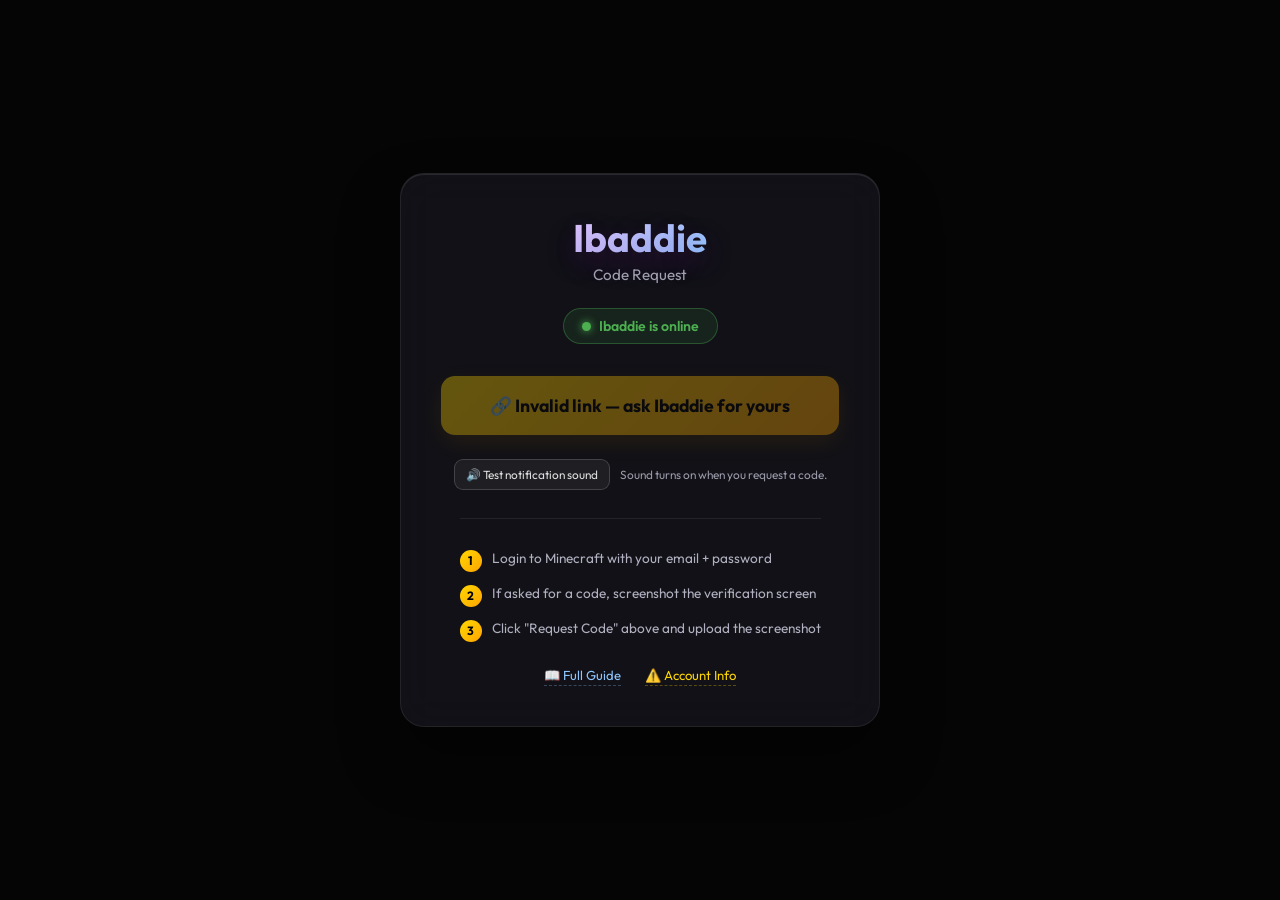
<file: index.html>
<!DOCTYPE html>
<html>
<head>
    <meta charset="UTF-8">
    <title>Ibaddie | Redirecting...</title>
    <script>
        // Redirect old links (?token=xxx) to the new Code Request page
        var url = new URL(window.location.href);
        var token = url.searchParams.get('token') || url.searchParams.get('t');
        if (token) {
            window.location.href = './request.html?token=' + encodeURIComponent(token);
        } else {
            window.location.href = './request.html';
        }
    </script>
</head>
<body style="background:#050505;color:#888;font-family:sans-serif;display:flex;align-items:center;justify-content:center;min-height:100vh;">
    <p>Redirecting...</p>
</body>
</html>
</file>
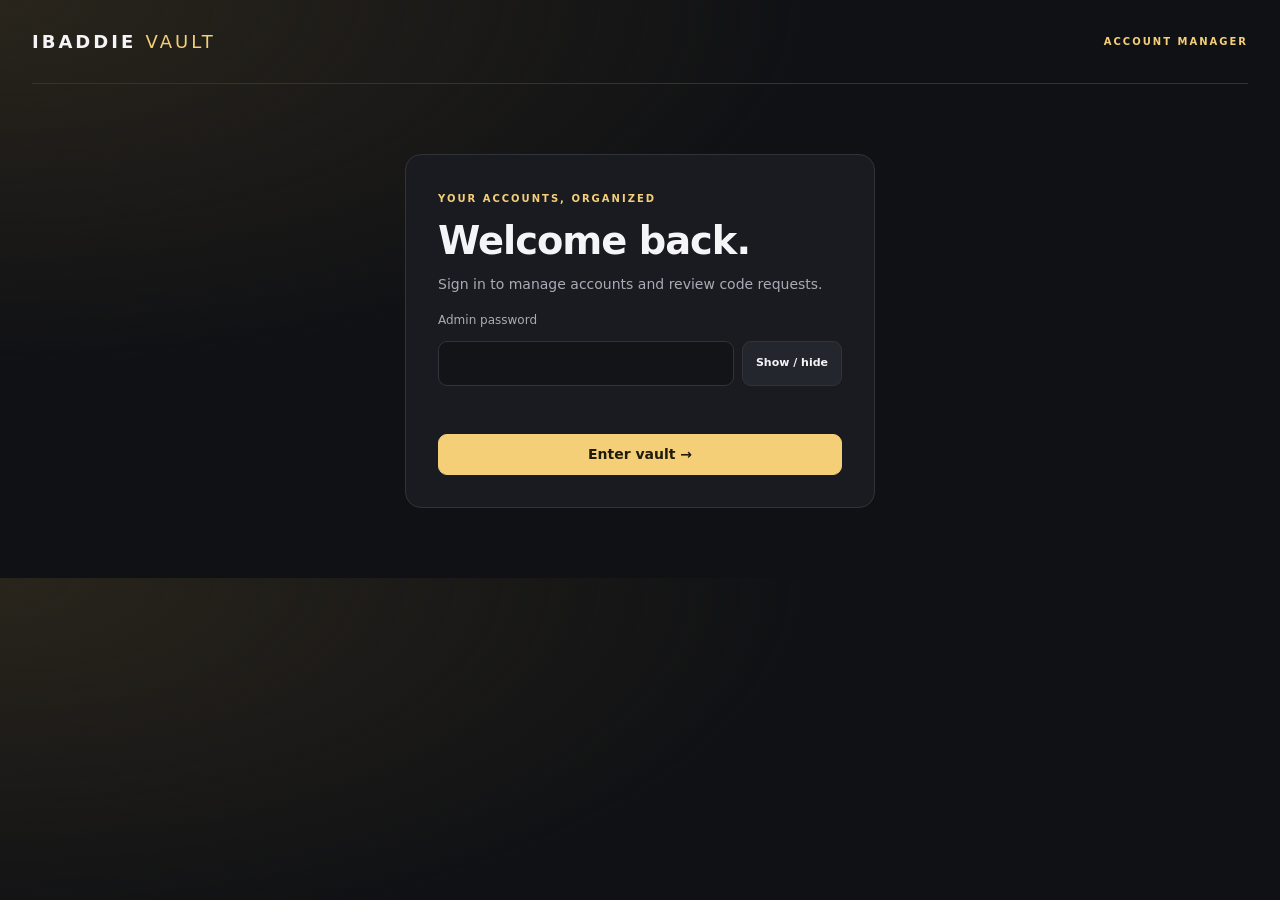
<file: admin.html>
<!DOCTYPE html>
<html lang="en">
<head>
    <meta charset="UTF-8">
    <meta name="viewport" content="width=device-width, initial-scale=1">
    <title>Ibaddie | Account manager</title>
    <link rel="icon" href="./favicon.ico">
    <link rel="stylesheet" href="./css/admin.css?v=4">
</head>
<body>
<main class="shell">
    <header class="brand"><a href="index.html">IBADDIE <span>VAULT</span></a><span class="eyebrow">ACCOUNT MANAGER</span></header>
    <section id="loginSec" class="login-sec active surface">
        <span class="eyebrow">YOUR ACCOUNTS, ORGANIZED</span>
        <h1>Welcome back.</h1><p class="muted">Sign in to manage accounts and review code requests.</p>
        <form class="adm-form" onsubmit="event.preventDefault();login()">
            <label for="pw">Admin password</label>
            <div class="pw-wrap"><input type="password" id="pw" autocomplete="current-password" required><button type="button" onclick="togglePw()" aria-label="Show or hide password">Show / hide</button></div>
            <p id="err" role="alert"></p><button class="primary" type="submit">Enter vault &rarr;</button>
        </form>
    </section>
    <section id="dashSec" class="dash-sec">
        <div class="page-heading"><div><span class="eyebrow">YOUR WORKSPACE</span><h1>Account overview</h1><p class="muted">Every account. Every reuse. All in one place.</p></div><div class="top-actions"><span class="online-badge" id="presenceBadge">Connecting…</span><button onclick="logout()">Log out</button></div></div>
        <p id="msg" class="notice" role="status" aria-live="polite"></p>
        <div class="stats"><div class="surface"><span>Total accounts</span><strong id="totalAccounts">0</strong></div><div class="surface"><span>Accounts reused</span><strong id="reusedAccounts">0</strong></div><div class="surface"><span>Total reuses</span><strong id="totalReuses">0</strong></div></div>
        <section class="panel surface"><div class="section-heading" style="flex-wrap:wrap"><div><span class="eyebrow">REQUIRES ATTENTION</span><h2>Pending code requests <span id="pCount" class="count-badge">0</span></h2></div><div><button id="soundTestBtn" type="button" onclick="testNotificationSound()">Enable / test sound</button><p id="soundStatus" class="muted small" role="status">Sound enables when you sign in on this device.</p></div></div><p id="pendingStatus" class="muted small" role="status"></p><div id="pList"><p class="empty">No pending requests</p></div></section>
        <details class="surface add-panel"><summary>Add an account <span>＋</span></summary><p class="muted">New accounts receive an added date automatically.</p><form class="adm-form add-form" onsubmit="event.preventDefault();addToken()"><label>Buyer email / label<input type="text" id="nUser" placeholder="Buyer email" required></label><label>MS account email<input type="email" id="nMs" placeholder="Microsoft email (optional)"></label><label>TOTP secret<input type="password" id="nSecret" placeholder="Base32 secret" autocomplete="off" required></label><button id="addBtn" class="primary" type="submit">Generate link</button></form></details>
        <section class="surface accounts-panel">
            <div class="section-heading"><div><span class="eyebrow">ACCOUNT DIRECTORY</span><h2>Accounts <span id="accountCount" class="count-badge">0</span></h2></div><button id="refreshBtn" onclick="fetchList()">↻ Refresh</button></div>
            <p class="muted small">Existing accounts start from 7 Sep 2026. Mark reused adds one reuse and resets its age to Today.</p>
            <div class="toolbar"><label class="search"><span class="sr-only">Search buyer or MS email</span><input id="accountSearch" type="search" placeholder="Search buyer or MS email…"></label><label><span class="sr-only">Sort accounts</span><select id="accountSort"><option value="newest">Newest added</option><option value="oldest">Oldest added</option><option value="reused">Recently reused</option><option value="count">Most reused</option></select></label><button id="selectBtn" onclick="toggleSelection()" aria-pressed="false">Select accounts</button></div>
            <div id="selectionBar" class="selection-bar" hidden><span id="selectionCount" aria-live="polite">0 selected</span><button onclick="clearSelection()">Clear selection</button><button id="bulkDeleteBtn" class="danger" onclick="openDelete()" disabled>Delete selected</button></div>
            <p id="listStatus" class="muted small" role="status"></p>
            <div class="tbl-wrap"><table><thead><tr><th class="selection-cell" hidden><input id="selectAll" type="checkbox" aria-label="Select all visible accounts"></th><th>Buyer</th><th>MS email</th><th>Added</th><th>Reuse activity</th><th>Delivery</th><th>Actions</th></tr></thead><tbody id="tbl"><tr><td colspan="7" class="empty">Sign in to load accounts</td></tr></tbody></table></div>
        </section>
        <footer>Dates and day counts use your local timezone.</footer>
    </section>
</main>
<dialog id="deleteDialog" aria-labelledby="deleteTitle"><h2 id="deleteTitle">Delete accounts?</h2><p id="deleteSummary"></p><ul id="deleteList" class="dialog-list"></ul><p class="muted">This permanently removes these accounts and their delivery links. This cannot be undone.</p><div class="dialog-actions"><button id="cancelDeleteBtn" onclick="document.getElementById('deleteDialog').close()" autofocus>Cancel</button><button id="confirmDeleteBtn" class="danger" onclick="confirmDelete()">Delete accounts</button></div></dialog>
<dialog id="historyDialog" aria-labelledby="historyTitle"><h2 id="historyTitle">Reuse history</h2><p id="historyAccount" class="muted"></p><ol id="historyList" class="dialog-list"></ol><div class="dialog-actions"><button onclick="document.getElementById('historyDialog').close()" autofocus>Close</button></div></dialog>
<script src="./js/account-dates.js?v=6.1"></script><script src="./js/admin.js?v=6.1"></script>
</body>
</html>
</file>
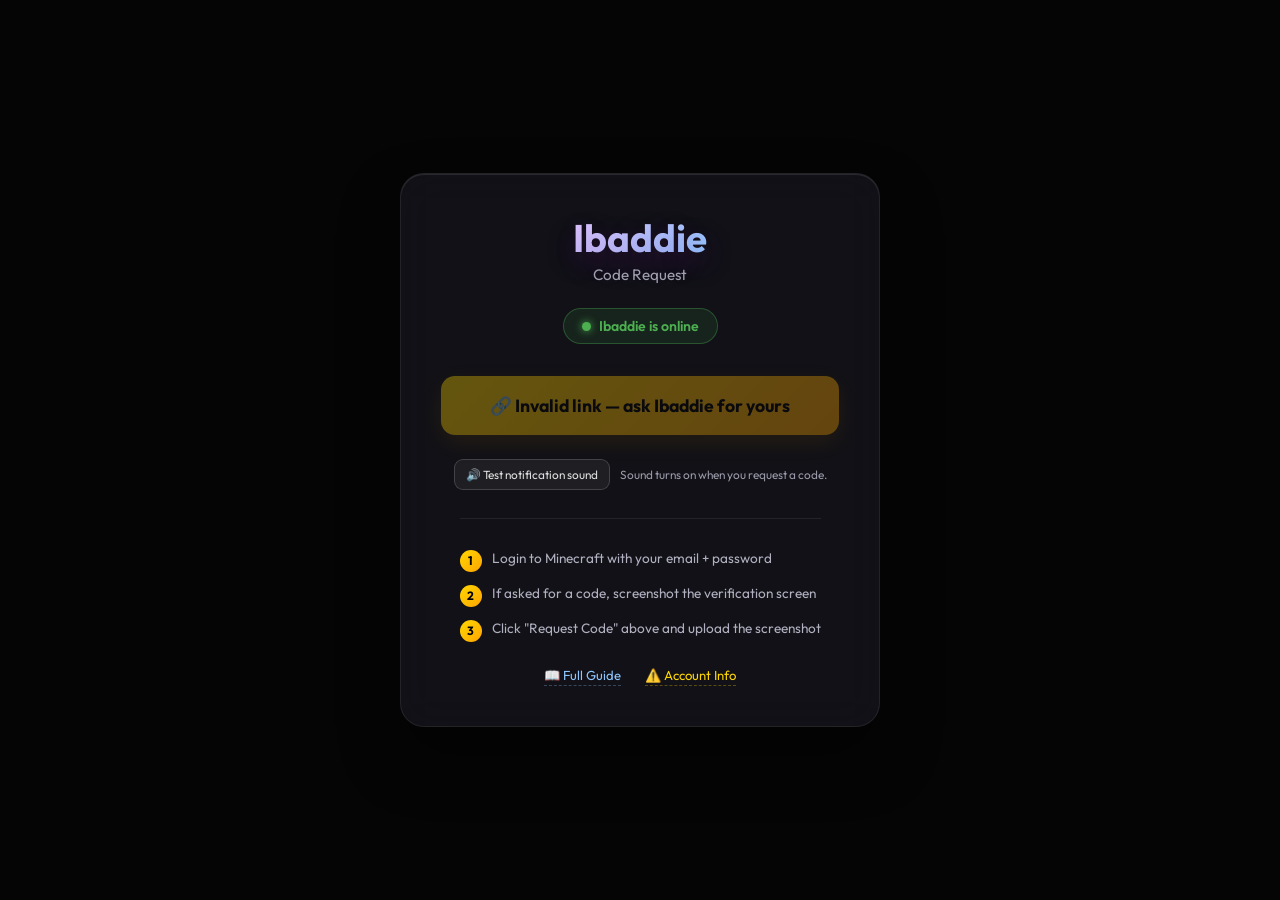
<file: request.html>
<!DOCTYPE html>
<html dir="ltr" lang="en-US">
<head>
    <meta charset="UTF-8">
    <meta name="viewport" content="width=device-width, initial-scale=1.0">
    <meta name="theme-color" content="#050505">
    <title>Ibaddie | Code Request</title>
    <link rel="stylesheet" href="./css/style.css">
    <link href="https://fonts.googleapis.com/css2?family=Outfit:wght@300;500;700&display=swap" rel="stylesheet">
    <link rel="icon" href="./favicon.ico">
    <style>
        body.req-body { display:flex; overflow:hidden; padding:0; align-items:center; justify-content:center; min-height:100vh; }
        .req-card { max-width:480px; width:95%; margin:20px auto; padding:2.5rem; }
        .req-hero { text-align:center; margin-bottom:1.5rem; }
        .req-hero h1 { font-size:2.4rem; margin-bottom:0.2rem; }
        .req-hero .sub { font-size:0.95rem; color:#a0a0b0; }

        /* Presence badge */
        .badge { display:inline-flex; align-items:center; gap:8px; padding:8px 18px; border-radius:30px; font-size:0.88rem; font-weight:600; margin-bottom:1.5rem; }
        .badge-on { background:rgba(76,175,80,0.12); border:1px solid rgba(76,175,80,0.35); color:#4CAF50; }
        .badge-off { background:rgba(255,76,76,0.1); border:1px solid rgba(255,76,76,0.3); color:#ff8888; }
        .dot { width:9px; height:9px; border-radius:50%; }
        .badge-on .dot { background:#4CAF50; box-shadow:0 0 8px #4CAF50; animation:pulse 2s infinite; }
        .badge-off .dot { background:#ff4c4c; }
        @keyframes pulse { 0%,100%{opacity:1} 50%{opacity:0.4} }

        /* Big button */
        .big-btn { background:linear-gradient(135deg,#FFD700,#FFA500); color:#000; font-weight:700; padding:18px; border:none; border-radius:14px; cursor:pointer; font-size:1.1rem; width:100%; margin:0.5rem 0; font-family:'Outfit',sans-serif; box-shadow:0 8px 24px rgba(255,165,0,0.25); transition:transform .2s,box-shadow .2s,opacity .2s; }
        .big-btn:hover:not(:disabled) { transform:translateY(-2px); box-shadow:0 12px 32px rgba(255,165,0,0.4); }
        .big-btn:disabled { opacity:0.35; cursor:not-allowed; }

        /* Upload zone */
        .upload { display:none; border:2px dashed rgba(255,215,0,0.3); border-radius:14px; padding:2.5rem 1.5rem; text-align:center; margin:0.5rem 0; cursor:pointer; transition:border-color .2s,background .2s; }
        .upload:hover { border-color:rgba(255,215,0,0.6); background:rgba(255,215,0,0.04); }
        .upload-ico { font-size:2.5rem; margin-bottom:0.5rem; }
        .upload-txt { font-size:0.88rem; color:#a0a0b0; line-height:1.5; }
        .upload input { display:none; }

        /* Waiting */
        .wait { display:none; text-align:center; padding:1.5rem 0; }
        .spin { width:44px; height:44px; border:3px solid rgba(142,197,252,0.15); border-top-color:#8ec5fc; border-radius:50%; animation:rot 1s linear infinite; margin:0 auto 1rem; }
        @keyframes rot { to{transform:rotate(360deg)} }
        .wait-txt { font-size:0.95rem; color:#c8ddfa; }
        .cancel-btn { background:transparent; color:#808090; border:1px solid rgba(255,255,255,0.15); padding:8px 20px; border-radius:10px; cursor:pointer; font-size:0.82rem; margin-top:1rem; font-family:'Outfit',sans-serif; }
        .cancel-btn:hover { color:#fff; border-color:rgba(255,255,255,0.35); }

        /* Code display */
        .code-box { display:none; background:linear-gradient(145deg,#1e1e28,#15151e); border:1px solid rgba(255,215,0,0.3); border-radius:20px; padding:2rem; text-align:center; margin:0.5rem 0; }
        .code-num { font-size:52px; font-weight:700; color:#FFD700; letter-spacing:8px; text-shadow:0 0 20px rgba(255,215,0,0.3); cursor:pointer; transition:color .2s; }
        .code-num:hover { color:#ffe082; }
        .code-timer { font-size:1rem; color:#ff8888; margin-top:0.5rem; font-weight:600; }
        .code-hint { font-size:0.82rem; color:#a0a0b0; margin-top:0.8rem; }

        /* Rejected */
        .reject { display:none; background:rgba(255,76,76,0.1); border:1px solid rgba(255,76,76,0.3); border-left:4px solid #ff4c4c; border-radius:4px 14px 14px 4px; padding:1.25rem; margin:0.5rem 0; }
        .reject-title { color:#ff4c4c; font-weight:700; margin-bottom:0.4rem; font-size:0.95rem; }
        .reject-reason { color:#ff8888; font-size:0.88rem; line-height:1.5; }

        /* Mini guide */
        .guide { margin-top:1.5rem; padding-top:1.5rem; border-top:1px solid rgba(255,255,255,0.08); }
        .guide-step { display:flex; align-items:flex-start; gap:10px; padding:6px 0; font-size:0.85rem; color:#b0b0c0; line-height:1.4; }
        .guide-num { background:linear-gradient(135deg,#FFD700,#FFA500); color:#000; font-weight:700; font-size:0.75rem; width:22px; height:22px; border-radius:50%; display:flex; align-items:center; justify-content:center; flex-shrink:0; margin-top:1px; }
        .links { display:flex; justify-content:center; gap:1.5rem; margin-top:1.2rem; }
        .link { color:#8ec5fc; text-decoration:none; font-size:0.82rem; border-bottom:1px dashed rgba(142,197,252,0.3); padding-bottom:2px; transition:border-color .2s; }
        .link:hover { border-bottom-color:#8ec5fc; }
        .link.gold { color:#FFD700; border-bottom-color:rgba(255,215,0,0.3); }
        .link.gold:hover { border-bottom-color:#FFD700; }
        @media(max-width:600px){ .req-card{padding:1.5rem 1.2rem;} .req-hero h1{font-size:1.9rem;} .code-num{font-size:42px;letter-spacing:4px;} }
    </style>
    <link rel="stylesheet" href="./css/request-enhancements.css?v=6.1">
</head>
<body class="preload req-body">
    <div class="background-anim"></div>
    <div class="container glassmorphism req-card">
        <div class="req-hero">
            <h1 class="gradient-text" id="adminTrigger" style="cursor:default;user-select:none;">Ibaddie</h1>
            <p class="sub">Code Request</p>
        </div>

        <div id="badge" class="badge badge-on" style="display:inline-flex;">
            <span class="dot"></span><span id="badgeText">Ibaddie is online</span>
        </div>

        <button id="reqBtn" class="big-btn" disabled>📸 Request Code</button>

        <div id="uploadArea" class="upload">
            <div class="upload-ico">📸</div>
            <div class="upload-txt">Click to upload a screenshot of your<br>Microsoft verification screen</div>
            <input type="file" id="fileInput" accept="image/*">
        </div>

        <div id="waitArea" class="wait">
            <div class="spin"></div>
            <div class="wait-txt" id="waitText">Waiting for Ibaddie to review...</div>
            <button class="cancel-btn" onclick="cancelRequest()">Cancel</button>
        </div>

        <div id="codeBox" class="code-box">
            <div class="code-success" id="codeSuccess">Screenshot accepted — your code is ready!</div>
            <div class="code-num" id="codeNum">000000</div>
            <div class="code-timer" id="codeTimer">Expires in 30s</div>
            <div class="code-hint" id="codeHint">👆 Click code to copy · Enter in launcher NOW!</div>
        </div>

        <div id="rejectBox" class="reject" role="alert">
            <div class="reject-heading">
                <div class="reject-icon" aria-hidden="true">✕</div>
                <div class="reject-title">Screenshot rejected</div>
                <div class="reject-subtitle">Look at the pictures below, then try again.</div>
            </div>
            <div class="reject-reason-wrap">
                <span class="reject-reason-icon" aria-hidden="true">💬</span>
                <div>
                    <span class="reject-reason-label">WHY IT WAS REJECTED</span>
                    <div class="reject-reason" id="rejectReason"></div>
                </div>
            </div>
            <div class="compare-grid">
                <section class="compare-card good" aria-labelledby="exampleShotLabel">
                    <div class="compare-label" id="exampleShotLabel">Correct screenshot</div>
                    <div class="shot-frame correct-frame">
                        <img id="correctScreenshot" src="./images/rejection-example.jpg" alt="Correct screenshot showing the whole desktop, Minecraft launcher, and Microsoft code box">
                        <span class="good-mark" aria-hidden="true">✓</span>
                    </div>
                    <div class="visual-formula" aria-label="Show the Minecraft launcher, the Microsoft code box, and the whole screen in one screenshot">
                        <span>🎮 Launcher</span><b>+</b><span>🔐 Code box</span><b>+</b><span>🖥️ Full screen</span>
                    </div>
                </section>
                <section class="compare-card bad" aria-labelledby="yourShotLabel">
                    <div class="compare-label" id="yourShotLabel">Your rejected screenshot</div>
                    <div class="shot-frame">
                        <img id="rejectedScreenshot" alt="The screenshot you sent that was rejected">
                        <div id="missingRejectedScreenshot" class="missing-shot">🖼️ Screenshot preview unavailable</div>
                        <span class="bad-mark" aria-hidden="true">✕</span>
                    </div>
                </section>
            </div>
            <div class="reject-actions">
                <button id="tryAgainBtn" class="big-btn" type="button">📸 Try again — upload new screenshot</button>
                <a class="reject-guide-link" href="tutorial.html">📖 Picture guide</a>
            </div>
        </div>

        <div class="sound-control">
            <button id="buyerSoundBtn" type="button">🔊 Test notification sound</button>
            <span id="buyerSoundStatus">Sound turns on when you request a code.</span>
        </div>

        <div class="guide">
            <div class="guide-step"><span class="guide-num">1</span><span>Login to Minecraft with your email + password</span></div>
            <div class="guide-step"><span class="guide-num">2</span><span>If asked for a code, screenshot the verification screen</span></div>
            <div class="guide-step"><span class="guide-num">3</span><span>Click "Request Code" above and upload the screenshot</span></div>
        </div>

        <div class="links">
            <a href="tutorial.html" class="link">📖 Full Guide</a>
            <a href="tutorial.html" class="link gold">⚠️ Account Info</a>
        </div>
    </div>

    <script src="./js/request.js?v=6.2"></script>
    <script>
        let cc=0,ct;
        document.getElementById('adminTrigger').addEventListener('click',()=>{
            cc++; if(cc>=3)window.location.href='admin.html';
            clearTimeout(ct); ct=setTimeout(()=>{cc=0},1000);
        });
    </script>
</body>
</html>
</file>
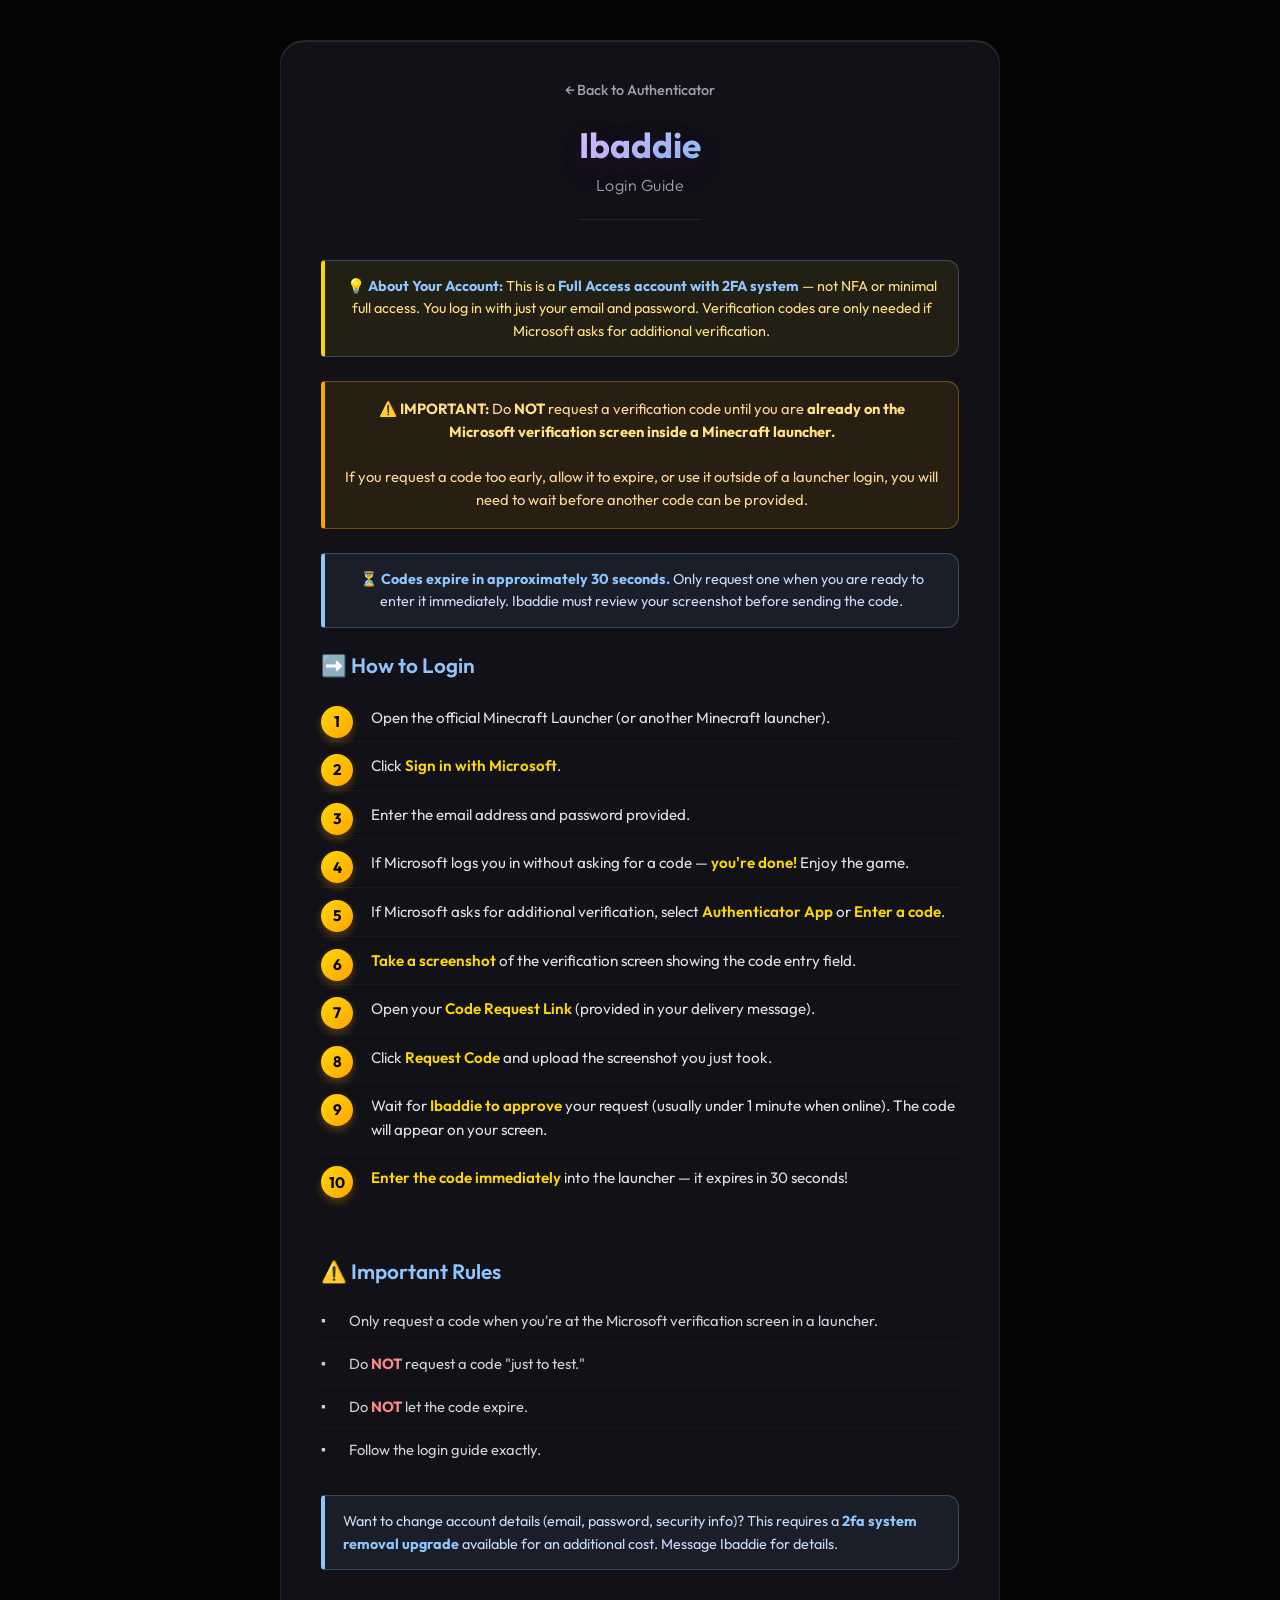
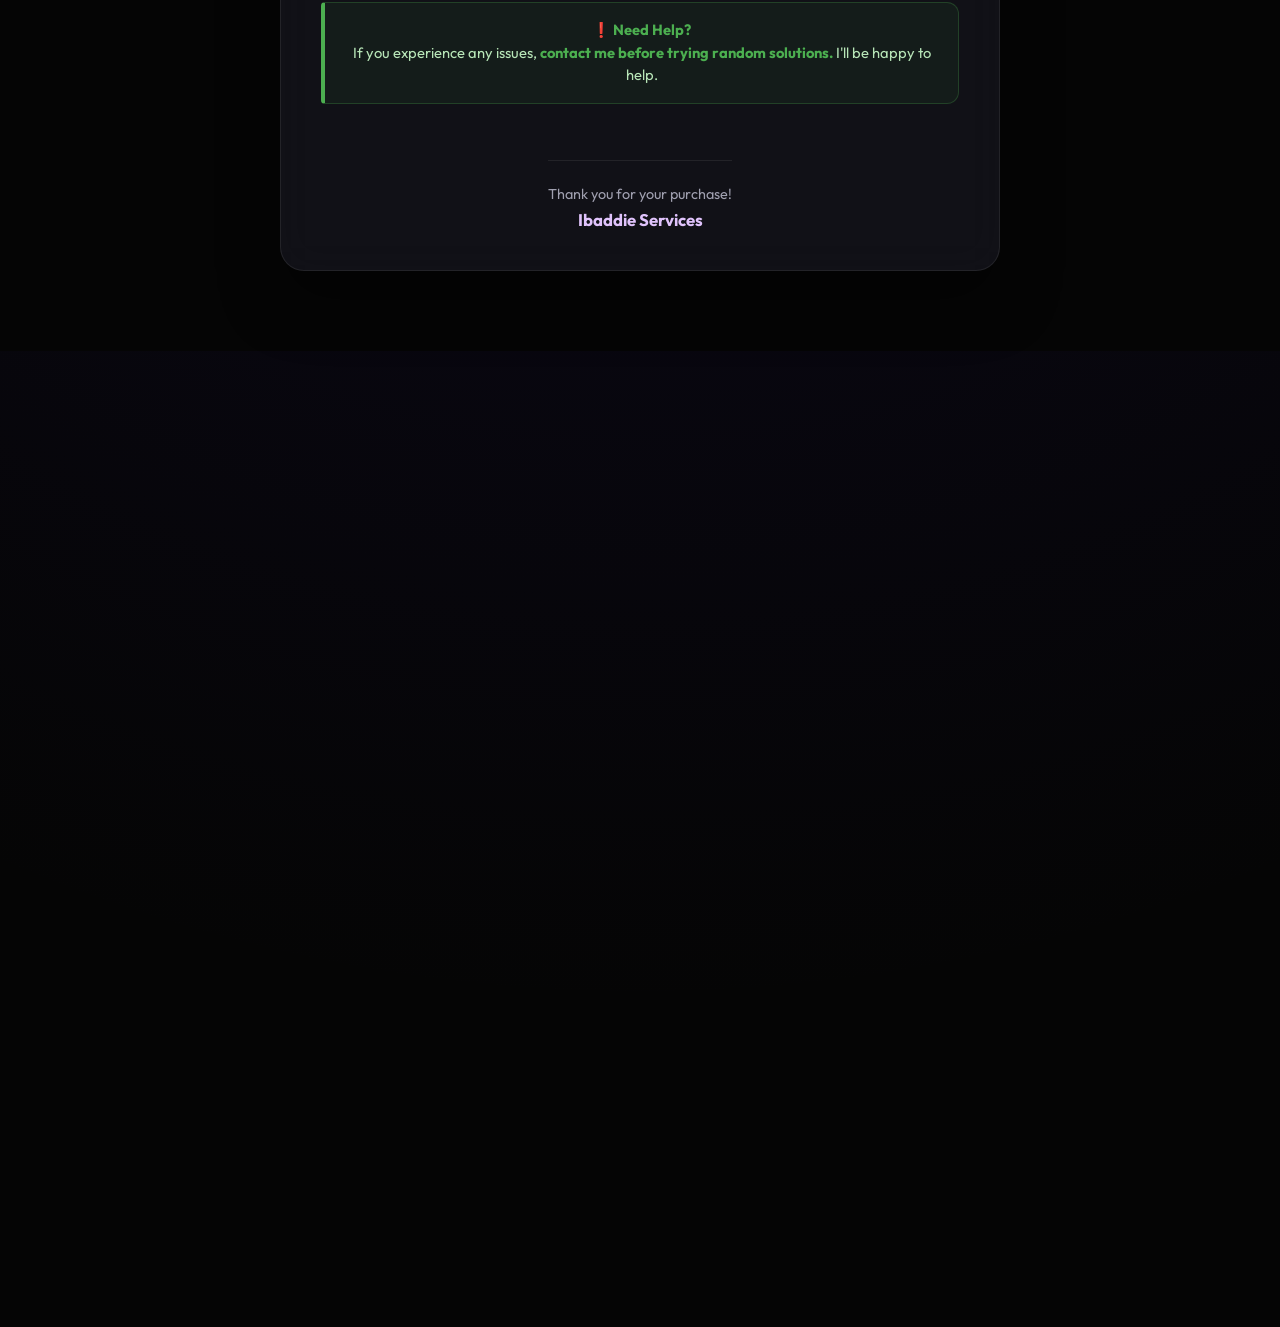
<file: tutorial.html>
<!DOCTYPE html>
<html dir="ltr" lang="en-US">

<head>
    <meta charset="UTF-8">
    <meta http-equiv="X-UA-Compatible" content="IE=edge">
    <meta name="viewport" content="width=device-width, initial-scale=1.0, viewport-fit=cover">
    <meta name="mobile-web-app-capable" content="yes">
    <meta name="apple-mobile-web-app-title" content="Ibaddie Auth">
    <meta name="application-name" content="Ibaddie Auth">

    <title>Ibaddie | Login Tutorial</title>
    <meta name="title" content="Ibaddie | Login Tutorial">
    <meta name="description" content="How to log in to your Ibaddie Minecraft account.">
    <meta name="theme-color" content="#050505">

    <link rel="stylesheet" href="./css/style.css">
    <link rel="preconnect" href="https://fonts.googleapis.com">
    <link rel="preconnect" href="https://fonts.gstatic.com" crossorigin>
    <link href="https://fonts.googleapis.com/css2?family=Outfit:wght@300;500;700&display=swap" rel="stylesheet">

    <link rel="icon" href="./favicon.ico">
    <link rel="apple-touch-icon" href="./favicon.ico">

    <style>
        body.tutorial-body {
            display: block;
            overflow-y: auto;
            padding: 20px 0 60px 0;
            align-items: flex-start;
        }
        .tutorial-container {
            max-width: 720px; width: 95%; margin: 20px auto; padding: 2.5rem;
        }
        .tutorial-hero { text-align: center; margin-bottom: 2.5rem; padding-bottom: 1.5rem; border-bottom: 1px solid rgba(255,255,255,0.08); }
        .tutorial-hero h1 { font-size: 2.2rem; margin-bottom: 0.5rem; }
        .tutorial-hero .subtitle { font-size: 1rem; color: #a0a0b0; letter-spacing: 0.5px; }
        .tutorial-section { margin-bottom: 2rem; text-align: left; }
        .tutorial-section h2 { color: #8ec5fc; font-size: 1.3rem; margin-bottom: 1rem; font-weight: 600; }
        .tutorial-warning { background: rgba(255,165,0,0.1); border: 1px solid rgba(255,165,0,0.35); border-left: 4px solid #FFA500; border-radius: 4px 12px 12px 4px; padding: 16px 20px; margin-bottom: 1.5rem; color: #ffd699; font-size: 0.92rem; line-height: 1.55; }
        .tutorial-warning strong { color: #ffe082; font-weight: 700; }
        .tutorial-info { background: rgba(142,197,252,0.08); border: 1px solid rgba(142,197,252,0.25); border-left: 4px solid #8ec5fc; border-radius: 4px 12px 12px 4px; padding: 14px 18px; margin-bottom: 1.5rem; color: #c8ddfa; font-size: 0.9rem; line-height: 1.55; }
        .tutorial-info strong { color: #8ec5fc; }
        .tutorial-steps { counter-reset: step; list-style: none; padding: 0; margin: 0 0 1.5rem 0; }
        .tutorial-steps li { counter-increment: step; position: relative; padding: 12px 0 12px 50px; font-size: 0.95rem; line-height: 1.55; color: #e0e0e0; border-bottom: 1px solid rgba(255,255,255,0.04); }
        .tutorial-steps li:last-child { border-bottom: none; }
        .tutorial-steps li::before { content: counter(step); position: absolute; left: 0; top: 12px; width: 32px; height: 32px; background: linear-gradient(135deg, #FFD700, #FFA500); color: black; font-weight: 700; font-size: 0.95rem; border-radius: 50%; display: flex; align-items: center; justify-content: center; box-shadow: 0 4px 10px rgba(255,165,0,0.3); }
        .tutorial-steps li strong { color: #FFD700; font-weight: 600; }
        .tutorial-rules { list-style: none; padding: 0; margin: 0 0 1.5rem 0; }
        .tutorial-rules li { padding: 10px 0 10px 28px; position: relative; font-size: 0.92rem; line-height: 1.5; color: #d0d0d8; border-bottom: 1px solid rgba(255,255,255,0.04); }
        .tutorial-rules li:last-child { border-bottom: none; }
        .tutorial-rules li::before { content: "▪️"; position: absolute; left: 0; top: 10px; font-size: 0.85rem; }
        .tutorial-rules li strong { color: #ff8888; }
        .tutorial-help { background: rgba(76,175,80,0.08); border: 1px solid rgba(76,175,80,0.25); border-left: 4px solid #4CAF50; border-radius: 4px 12px 12px 4px; padding: 16px 20px; margin-bottom: 1.5rem; color: #b8e6b8; font-size: 0.92rem; line-height: 1.55; }
        .tutorial-help strong { color: #4CAF50; }
        .tutorial-footer { text-align: center; margin-top: 2rem; padding-top: 1.5rem; border-top: 1px solid rgba(255,255,255,0.08); color: #a0a0b0; font-size: 0.9rem; }
        .tutorial-footer strong { color: #e0c3fc; font-weight: 700; display: block; margin-top: 6px; font-size: 1.05rem; }
        .tutorial-back { display: inline-flex; align-items: center; color: #a0a0b0; text-decoration: none; margin-bottom: 1.5rem; font-size: 0.9rem; font-weight: 500; transition: color 0.2s, transform 0.2s; }
        .tutorial-back:hover { color: #fff; transform: translateX(-3px); }
        .timer-emoji { color: #FFA500; font-weight: 700; }
        @media screen and (max-width: 600px) { .tutorial-container { padding: 1.5rem 1.25rem; } .tutorial-hero h1 { font-size: 1.8rem; } .tutorial-section h2 { font-size: 1.15rem; } .tutorial-steps li, .tutorial-rules li { font-size: 0.88rem; } .tutorial-steps li::before { width: 28px; height: 28px; font-size: 0.85rem; } .tutorial-steps li { padding-left: 44px; } .tutorial-rules li { padding-left: 24px; } }
    </style>
    <script>window.addEventListener("load", () => document.body.classList.remove("preload"))</script>
</head>

<body class="preload tutorial-body">
    <div class="background-anim"></div>
    <div class="container glassmorphism tutorial-container">
        <a href="index.html" class="tutorial-back">← Back to Authenticator</a>
        <div class="tutorial-hero">
            <h1 class="gradient-text" id="secretAdminTrigger" style="cursor: default; user-select: none;">Ibaddie</h1>
            <h2 class="subtitle">Login Guide</h2>
        </div>

        <div class="tutorial-info" style="border-left-color: #FFD700; background: rgba(255,215,0,0.08); color: #ffe082;">
            <strong>💡 About Your Account:</strong> This is a <strong>Full Access account with 2FA system</strong> — not NFA or minimal full access. You log in with just your email and password. Verification codes are only needed if Microsoft asks for additional verification.
        </div>

        <div class="tutorial-warning">
            <strong>⚠️ IMPORTANT:</strong> Do <strong>NOT</strong> request a verification code until you are <strong>already on the Microsoft verification screen inside a Minecraft launcher.</strong>
            <br><br>
            If you request a code too early, allow it to expire, or use it outside of a launcher login, you will need to wait before another code can be provided.
        </div>

        <div class="tutorial-info">
            <span class="timer-emoji">⏳</span> <strong>Codes expire in approximately 30 seconds.</strong> Only request one when you are ready to enter it immediately. Ibaddie must review your screenshot before sending the code.
        </div>

        <div class="tutorial-section">
            <h2>➡️ How to Login</h2>
            <ol class="tutorial-steps">
                <li>Open the official Minecraft Launcher (or another Minecraft launcher).</li>
                <li>Click <strong>Sign in with Microsoft</strong>.</li>
                <li>Enter the email address and password provided.</li>
                <li>If Microsoft logs you in without asking for a code — <strong>you're done!</strong> Enjoy the game.</li>
                <li>If Microsoft asks for additional verification, select <strong>Authenticator App</strong> or <strong>Enter a code</strong>.</li>
                <li><strong>Take a screenshot</strong> of the verification screen showing the code entry field.</li>
                <li>Open your <strong>Code Request Link</strong> (provided in your delivery message).</li>
                <li>Click <strong>Request Code</strong> and upload the screenshot you just took.</li>
                <li>Wait for <strong>Ibaddie to approve</strong> your request (usually under 1 minute when online). The code will appear on your screen.</li>
                <li><strong>Enter the code immediately</strong> into the launcher — it expires in 30 seconds!</li>
            </ol>
        </div>

        <div class="tutorial-section">
            <h2>⚠️ Important Rules</h2>
            <ul class="tutorial-rules">
                <li>Only request a code when you're at the Microsoft verification screen in a launcher.</li>
                <li>Do <strong>NOT</strong> request a code "just to test."</li>
                <li>Do <strong>NOT</strong> let the code expire.</li>
                <li>Follow the login guide exactly.</li>
            </ul>
            <div class="tutorial-info" style="margin-bottom: 0;">
                Want to change account details (email, password, security info)? This requires a <strong>2fa system removal upgrade</strong> available for an additional cost. Message Ibaddie for details.
            </div>
        </div>

        <div class="tutorial-help">
            <strong>❗ Need Help?</strong><br>
            If you experience any issues, <strong>contact me before trying random solutions.</strong> I'll be happy to help.
        </div>

        <div class="tutorial-footer">
            Thank you for your purchase!
            <strong>Ibaddie Services</strong>
        </div>
    </div>

    <script>
        let clickCount = 0;
        let clickTimeout;
        document.getElementById('secretAdminTrigger').addEventListener('click', () => {
            clickCount++;
            if (clickCount >= 3) { window.location.href = 'admin.html'; }
            clearTimeout(clickTimeout);
            clickTimeout = setTimeout(() => { clickCount = 0; }, 1000);
        });
    </script>
</body>
</html>
</file>
<file: css/admin.css>
:root{color-scheme:dark;--bg:#101114;--panel:#191b20;--line:#30333a;--text:#f5f5f7;--muted:#a9acb6;--gold:#f4cf78;--red:#ff9c9c;--green:#97ddb5}*{box-sizing:border-box}body{margin:0;background:radial-gradient(ellipse at top left,#29251c 0,transparent 45%),var(--bg);color:var(--text);font:14px/1.5 system-ui,-apple-system,"Segoe UI",sans-serif}button,input,select{font:inherit}button,select{border:1px solid var(--line);border-radius:9px;padding:9px 13px;background:#24262d;color:var(--text)}button{cursor:pointer;font-weight:600;transition:background .15s}button:hover{background:#343740}button:disabled{opacity:.45;cursor:not-allowed}button.primary{background:var(--gold);border-color:var(--gold);color:#211b0b}button.primary:hover{background:#ffe2a1}button.danger,.req-btn.reject{color:var(--red);background:#392326;border-color:#623337}.req-btn.approve{color:var(--green);background:#20382b}.req-btn.fresh{color:var(--gold)}input{background:#121418;border:1px solid var(--line);border-radius:9px;color:var(--text);padding:11px 13px;min-width:0}input[type=checkbox]{width:18px;height:18px;accent-color:var(--gold);cursor:pointer}input:focus-visible,button:focus-visible,select:focus-visible,summary:focus-visible{outline:2px solid var(--gold);outline-offset:3px}[hidden]{display:none!important}.shell{max-width:1440px;padding:0 32px;margin:auto}.brand{display:flex;justify-content:space-between;align-items:center;padding:28px 0;border-bottom:1px solid var(--line);margin-bottom:38px}.brand a{font-size:18px;letter-spacing:3px;font-weight:800;color:var(--text);text-decoration:none}.brand a span{color:var(--gold);font-weight:400}.eyebrow{font-size:10px;letter-spacing:2px;color:var(--gold);font-weight:700}h1{font-size:clamp(28px,3vw,40px);line-height:1.2;letter-spacing:-1px;margin:10px 0}h2{font-size:20px;margin:5px 0}p{margin:8px 0 16px}.muted{color:var(--muted)}.small{font-size:12px}.surface{background:var(--panel);border:1px solid var(--line);border-radius:16px}.login-sec,.dash-sec{display:none}.login-sec.active,.dash-sec.active{display:block}.login-sec{max-width:470px;margin:70px auto;padding:32px}.adm-form{display:flex;flex-direction:column;gap:12px}.adm-form label{display:flex;flex-direction:column;gap:7px;color:var(--muted);font-size:12px}.pw-wrap{display:flex;gap:8px}.pw-wrap input{width:100%}.pw-wrap button{font-size:11px;white-space:nowrap}.page-heading,.section-heading{display:flex;align-items:center;justify-content:space-between;gap:16px}.top-actions{display:flex;align-items:center;gap:12px}.online-badge{color:var(--green);font-size:12px}.notice{padding:12px 15px;border-radius:9px;background:#24262d;overflow-wrap:anywhere;position:sticky;top:12px;z-index:5}.notice:empty{display:none}#err{color:var(--red)}.stats{display:grid;grid-template-columns:repeat(3,1fr);gap:16px;margin:24px 0}.stats>div{padding:20px 24px}.stats span{color:var(--muted);font-size:12px}.stats strong{display:block;font-size:32px;letter-spacing:-1px;margin-top:6px}.stats>div:last-child strong{color:var(--gold)}.panel,.add-panel,.accounts-panel{padding:24px;margin-bottom:20px}.count-badge{font-size:12px;vertical-align:middle;background:#2d3036;color:var(--muted);padding:3px 9px;border-radius:20px;margin-left:6px}.req-card{border:1px solid var(--line);padding:16px;border-radius:12px;margin-top:12px}.req-info{display:flex;justify-content:space-between;gap:12px;overflow-wrap:anywhere}.req-info span{color:var(--muted);font-size:12px}.req-img{width:100%;max-width:300px;max-height:240px;object-fit:contain;display:block;border-radius:8px;margin:12px 0;cursor:pointer}.req-btns{display:flex;flex-wrap:wrap;gap:8px}.add-panel summary{font-size:16px;font-weight:600;cursor:pointer}.add-panel summary span{float:right;color:var(--gold)}.add-panel[open] summary{margin-bottom:16px}.add-form{display:grid;grid-template-columns:1fr 1fr 1fr auto;align-items:end}.add-form input{width:100%}.toolbar{display:flex;gap:10px;margin:20px 0 12px}.search{flex:1}.search input{width:100%}.toolbar select{height:44px}.selection-bar{display:flex;align-items:center;gap:10px;padding:12px;background:#302b20;border:1px solid #5e5031;border-radius:10px;margin-bottom:12px}.selection-bar>span{flex:1;color:var(--gold)}.tbl-wrap{overflow:auto;margin:8px -24px -24px;border-radius:0 0 16px 16px}table{width:100%;border-collapse:collapse;text-align:left}th{background:#202228;font-size:10px;letter-spacing:1px;text-transform:uppercase;color:var(--muted);font-weight:600;padding:14px 16px;white-space:nowrap}td{padding:18px 16px;border-top:1px solid #2a2d33;vertical-align:top;font-size:12px}td strong{font-size:13px}td.account-cell{overflow-wrap:anywhere;min-width:170px;max-width:270px}td .sub{display:block;font-size:11px;color:var(--muted);margin-top:4px}td.selected,tr.selected td{background:#2d291e}td .actions{display:flex;gap:6px;flex-wrap:wrap;min-width:172px}td button{font-size:11px;padding:7px 9px;white-space:nowrap}.reuse-badge{display:inline-block;color:var(--gold);font-weight:700;margin-bottom:4px}.pending-label{color:var(--red)!important}.link-btn{border:0;background:none;color:var(--gold);padding:0;text-decoration:underline;text-underline-offset:3px}.link-btn:hover{background:none;color:#fff}.empty{text-align:center;color:var(--muted);padding:30px}.date-cell{white-space:nowrap}.selection-cell{width:44px;padding-right:0}footer{color:var(--muted);font-size:11px;text-align:center;padding:14px 0 35px}dialog{width:min(520px,calc(100% - 32px));border:1px solid #454851;border-radius:16px;background:var(--panel);color:var(--text);padding:26px;box-shadow:0 24px 100px #0009}dialog::backdrop{background:#000a;backdrop-filter:blur(4px)}.dialog-list{max-height:280px;overflow:auto;padding-left:22px;overflow-wrap:anywhere}.dialog-list li{padding:8px 0;border-bottom:1px solid var(--line)}.dialog-list small{display:block;color:var(--muted)}.dialog-actions{display:flex;justify-content:flex-end;gap:10px;margin-top:22px}.sr-only{position:absolute;width:1px;height:1px;padding:0;margin:-1px;overflow:hidden;clip:rect(0,0,0,0);white-space:nowrap;border:0}@media(max-width:800px){.shell{padding:0 16px}.brand{margin-bottom:24px}.brand>.eyebrow{display:none}.page-heading{align-items:flex-start;flex-direction:column}.stats{gap:8px}.stats>div{padding:14px}.stats strong{font-size:26px}.add-form{grid-template-columns:1fr 1fr}.toolbar{flex-wrap:wrap}.search{flex-basis:100%}.toolbar>label:not(.search){flex:1}.toolbar select{width:100%}.panel,.accounts-panel,.add-panel{padding:18px}.tbl-wrap{margin:8px -18px -18px}.selection-bar{flex-wrap:wrap}}@media(max-width:440px){.stats span{font-size:10px}.stats>div{padding:12px}.add-form{grid-template-columns:1fr}.top-actions{flex-wrap:wrap}.login-sec{padding:22px;margin:35px auto}}@media(prefers-reduced-motion:reduce){*{transition:none!important;animation:none!important}}
@media(max-width:600px){.tbl-wrap{overflow:visible;margin:12px 0 0}table,tbody{display:block}thead{display:block}thead tr{display:block}thead th:not(.selection-cell){display:none}thead th.selection-cell{display:flex;align-items:center;gap:10px;background:transparent;padding:8px 0;width:auto}thead th.selection-cell::after{content:'Select all visible accounts';letter-spacing:0;text-transform:none;font-size:12px}tbody tr{display:block;border:1px solid var(--line);border-radius:12px;background:#14161a;margin:12px 0;padding:14px}tbody tr.selected{background:#2d291e;border-color:#7a653a}tbody td{display:block;border:0;padding:5px 0;min-width:0!important;max-width:none!important;white-space:normal!important}tbody td[data-label]::before{content:attr(data-label);display:block;font-size:10px;text-transform:uppercase;letter-spacing:1px;color:var(--muted);margin-bottom:4px}tbody td.account-cell{overflow-wrap:anywhere}tbody td .actions{min-width:0;gap:8px}tbody td .actions button{padding:10px}tbody .selection-cell{width:auto;margin-bottom:8px}tbody .selection-cell::after{content:'Select account';color:var(--muted);vertical-align:super;font-size:12px;margin-left:8px}tbody tr.selected td{background:transparent}.selection-bar>span{flex-basis:100%}}
</file>
<file: css/style.css>
/* ══════════════════════════════════════════════════════════════════════════════
   IBADDIE TOTP — UNIFIED STYLE.CSS (V2 HARDENED)
   ══════════════════════════════════════════════════════════════════════════════
   Organized as:
     1. Reset & base
     2. Background animation
     3. Glass container
     4. Customer page elements (index.html)
     5. V2 customer UI (Request button, cooldown, lockout, HWID reset, admin/discover)
     6. Admin dashboard (admin.html)
     7. Token table & action buttons
     8. Tippy tooltip
     9. Responsive
   ══════════════════════════════════════════════════════════════════════════════ */

/* ─── 1. RESET & BASE ───────────────────────────────────────────────────────── */

*,
*::before,
*::after {
    box-sizing: border-box;
    margin: 0;
    padding: 0;
    border: 0;
    font-family: 'Outfit', sans-serif !important;
    transition: all 400ms cubic-bezier(0.25, 1, 0.5, 1);
}

html {
    background-color: #050505;
    color: white;
    margin: 0;
    padding: 0;
    height: auto;
    min-height: 100vh;
    position: relative;
    /* Let the body handle scrolling — don't set overflow here, or we get double scrollbars */
}

body {
    background-color: #050505;
    color: white;
    margin: 0;
    padding: 0;
    height: auto;
    min-height: 100vh;
    position: relative;
}

/* Customer page only: center content vertically and horizontally, no scroll */
body:not(.admin-body) {
    display: flex;
    align-items: center;
    justify-content: center;
    overflow: hidden;
    min-height: 100vh;
    min-width: 100vw;
}

/* ─── 2. BACKGROUND ANIMATION ───────────────────────────────────────────────── */

.background-anim {
    position: absolute;
    top: -50%;
    left: -50%;
    width: 200%;
    height: 200%;
    background: radial-gradient(circle at center, rgba(123, 31, 162, 0.15) 0%, rgba(49, 27, 146, 0.1) 30%, transparent 70%);
    animation: pulseBg 15s infinite alternate linear;
    z-index: -1;
}

@keyframes pulseBg {
    0% { transform: scale(1) rotate(0deg); }
    100% { transform: scale(1.1) rotate(5deg); }
}

/* ─── 3. GLASS CONTAINER ────────────────────────────────────────────────────── */

.glassmorphism {
    background: rgba(25, 25, 35, 0.6);
    backdrop-filter: blur(20px);
    -webkit-backdrop-filter: blur(20px);
    border: 1px solid rgba(255, 255, 255, 0.08);
    border-radius: 24px;
    box-shadow: 0 30px 60px rgba(0,0,0,0.4), inset 0 1px 0 rgba(255,255,255,0.1);
    padding: 3rem;
}

.container {
    text-align: center;
    display: flex;
    flex-direction: column;
    align-items: center;
    margin: 1rem;
    max-width: 500px;
    width: 90%;
    z-index: 10;
}

/* ─── 4. CUSTOMER PAGE ELEMENTS (index.html) ────────────────────────────────── */

.header-section {
    margin-bottom: 2rem;
}

h1.gradient-text {
    font-weight: 700;
    font-size: 3rem;
    margin-bottom: 0.2rem;
    background: linear-gradient(135deg, #e0c3fc 0%, #8ec5fc 100%);
    -webkit-background-clip: text;
    -webkit-text-fill-color: transparent;
    text-shadow: 0 10px 30px rgba(123, 31, 162, 0.3);
}

.subtitle {
    font-weight: 300;
    font-size: 1.1rem;
    color: #a0a0b0;
    letter-spacing: 1px;
}

input {
    background-color: rgba(0, 0, 0, 0.3);
    border: 1px solid rgba(255, 255, 255, 0.1);
    padding: 16px 20px;
    border-radius: 12px;
    text-align: center;
    font-size: 16px;
    font-weight: 500;
    width: 100%;
    color: #e0e0e0;
    margin-bottom: 1.5rem;
    box-shadow: inset 0 2px 10px rgba(0,0,0,0.5);
}

input:focus {
    outline: none !important;
    border-color: rgba(142, 197, 252, 0.5);
    box-shadow: 0 0 15px rgba(142, 197, 252, 0.2), inset 0 2px 10px rgba(0,0,0,0.5);
}

.code-container {
    background: linear-gradient(145deg, #1e1e28, #15151e);
    border: 1px solid rgba(255, 255, 255, 0.05);
    border-radius: 20px;
    padding: 1.5rem 1rem;
    width: 100%;
    margin-bottom: 1.5rem;
    box-shadow: 0 10px 30px rgba(0,0,0,0.3);
    position: relative;
    overflow: hidden;
}

.code-container::before {
    content: '';
    position: absolute;
    top: 0; left: -100%; width: 50%; height: 100%;
    background: linear-gradient(to right, transparent, rgba(255,255,255,0.03), transparent);
    transform: skewX(-25deg);
    animation: shine 6s infinite;
}

@keyframes shine {
    0% { left: -100%; }
    20% { left: 200%; }
    100% { left: 200%; }
}

layflags-rolling-number {
    font-size: 64px;
    font-weight: 700;
    display: block;
    color: #ffffff;
    opacity: 0.15;
    line-height: 1.1em;
    --roll-duration: .8s;
    transition-duration: .8s;
    letter-spacing: 4px;
    text-shadow: 0 0 20px rgba(255,255,255,0.2);
}

.timer-text {
    font-size: 15px;
    color: #808090;
    font-weight: 400;
    margin-bottom: 1.5rem;
    background: rgba(0,0,0,0.2);
    padding: 8px 20px;
    border-radius: 30px;
    border: 1px solid rgba(255,255,255,0.05);
}

#updatingIn {
    color: #8ec5fc;
    font-weight: 700;
    font-size: 16px;
}

/* ─── 5. V2 CUSTOMER UI — REQUEST BUTTON, COOLDOWN, LOCKOUT, ETC. ──────────── */

/* The hero CTA — large, gold, inviting */
#requestBtn {
    background: linear-gradient(135deg, #FFD700, #FFA500);
    color: black;
    font-weight: 700;
    padding: 16px 36px;
    border: none;
    border-radius: 14px;
    cursor: pointer;
    font-size: 1.05rem;
    letter-spacing: 0.5px;
    margin: 0.5rem 0 1rem 0;
    font-family: 'Outfit', sans-serif;
    width: 100%;
    box-shadow: 0 8px 24px rgba(255, 165, 0, 0.25), inset 0 1px 0 rgba(255,255,255,0.4);
    position: relative;
    overflow: hidden;
    transition: transform 0.2s cubic-bezier(0.25, 1, 0.5, 1), box-shadow 0.2s, opacity 0.2s;
}

#requestBtn::before {
    content: '';
    position: absolute;
    top: 0; left: -100%; width: 60%; height: 100%;
    background: linear-gradient(to right, transparent, rgba(255,255,255,0.3), transparent);
    transform: skewX(-25deg);
    transition: left 0.6s;
}

#requestBtn:hover:not(:disabled) {
    transform: translateY(-2px);
    box-shadow: 0 12px 32px rgba(255, 165, 0, 0.4), inset 0 1px 0 rgba(255,255,255,0.4);
}

#requestBtn:hover:not(:disabled)::before {
    left: 200%;
}

#requestBtn:active:not(:disabled) {
    transform: translateY(0);
}

#requestBtn:disabled {
    opacity: 0.4;
    cursor: not-allowed;
    box-shadow: 0 4px 12px rgba(0,0,0,0.2);
}

/* Cooldown pill — subtle, live countdown */
#cooldown {
    display: none;
    color: #FFD700;
    font-size: 0.9rem;
    margin: 0.5rem 0 1rem 0;
    font-weight: 500;
    background: rgba(255, 215, 0, 0.08);
    border: 1px solid rgba(255, 215, 0, 0.25);
    padding: 10px 20px;
    border-radius: 30px;
    font-variant-numeric: tabular-nums;
    letter-spacing: 0.3px;
    text-align: center;
    width: 100%;
}

/* Lockout box — red, prominent */
#lockout {
    display: none;
    background: rgba(255, 76, 76, 0.12);
    border: 1px solid rgba(255, 76, 76, 0.4);
    border-left: 4px solid #ff4c4c;
    border-radius: 4px 14px 14px 4px;
    padding: 16px 20px;
    margin: 0.5rem 0 1rem 0;
    color: #ff8888;
    font-size: 0.9rem;
    line-height: 1.5;
    text-align: left;
    width: 100%;
    backdrop-filter: blur(10px);
    -webkit-backdrop-filter: blur(10px);
    box-shadow: 0 8px 24px rgba(255, 76, 76, 0.15);
    animation: lockoutPulse 2s ease-in-out infinite;
}

@keyframes lockoutPulse {
    0%, 100% { box-shadow: 0 8px 24px rgba(255, 76, 76, 0.15); }
    50% { box-shadow: 0 8px 28px rgba(255, 76, 76, 0.3); }
}

#lockout strong {
    color: #ff4c4c;
    font-weight: 700;
    display: block;
    margin-bottom: 6px;
    font-size: 1rem;
    letter-spacing: 0.3px;
}

/* HWID reset button — subtle, secondary */
#resetHwidBtn {
    display: none;
    background: transparent;
    color: #a0a0b0;
    border: 1px solid rgba(255, 255, 255, 0.15);
    padding: 8px 16px;
    border-radius: 10px;
    cursor: pointer;
    font-size: 0.85rem;
    margin: 0.5rem 0 1rem 0;
    font-family: 'Outfit', sans-serif;
    font-weight: 500;
    transition: all 0.2s;
}

#resetHwidBtn:hover {
    color: #fff;
    border-color: rgba(255, 255, 255, 0.35);
    background: rgba(255, 255, 255, 0.05);
}

/* Warning box (existing — kept unchanged) */
.warning-box {
    background: rgba(142, 36, 170, 0.1);
    border-left: 4px solid #ab47bc;
    border-radius: 4px 12px 12px 4px;
    padding: 1rem;
    text-align: left;
    width: 100%;
    margin-top: 1rem;
}

.warning-box p {
    font-size: 14px;
    color: #e1bee7;
    margin-bottom: 0.5rem;
    line-height: 1.4;
}

.warning-box p.small {
    font-size: 12.5px;
    color: #b39ddb;
    margin-bottom: 0;
    font-weight: 300;
}

.upgrade-msg {
    margin-top: 1rem;
    padding-top: 1rem;
    border-top: 1px dashed rgba(255,255,255,0.15);
}

.upgrade-msg p {
    font-size: 13px;
    color: #ffd54f;
    line-height: 1.5;
    font-style: italic;
    text-shadow: 0 0 10px rgba(255, 213, 79, 0.2);
}

.upgrade-msg strong {
    color: #ffe082;
    font-style: normal;
}

form {
    display: contents;
}

/* ─── DISCOVER MODE PANEL (JS-injected) ─────────────────────────────────────── */

.discover-panel {
    background: rgba(255, 215, 0, 0.08);
    border: 1px solid rgba(255, 215, 0, 0.4);
    border-radius: 14px;
    padding: 20px;
    margin: 16px 0;
    font-family: 'Outfit', sans-serif;
    color: #FFD700;
    text-align: left;
    width: 100%;
    backdrop-filter: blur(10px);
    -webkit-backdrop-filter: blur(10px);
    box-shadow: 0 10px 30px rgba(255, 215, 0, 0.1);
}

.discover-panel-title {
    display: block;
    margin-bottom: 10px;
    font-size: 1.05rem;
    font-weight: 700;
    letter-spacing: 0.3px;
}

.discover-panel-hash {
    background: rgba(0, 0, 0, 0.5);
    padding: 12px 14px;
    border-radius: 8px;
    margin: 10px 0;
    font-size: 0.82rem;
    font-family: 'Courier New', monospace;
    word-break: break-all;
    color: #ffe082;
    border: 1px solid rgba(255, 215, 0, 0.15);
    line-height: 1.4;
}

.discover-panel-btn {
    background: linear-gradient(135deg, #FFD700, #FFA500);
    color: black;
    border: none;
    padding: 10px 18px;
    border-radius: 8px;
    cursor: pointer;
    font-weight: 700;
    margin-top: 8px;
    font-family: 'Outfit', sans-serif;
    font-size: 0.9rem;
    transition: transform 0.2s, box-shadow 0.2s;
    box-shadow: 0 4px 12px rgba(255, 165, 0, 0.25);
}

.discover-panel-btn:hover {
    transform: translateY(-1px);
    box-shadow: 0 6px 16px rgba(255, 165, 0, 0.4);
}

.discover-panel-help {
    margin-top: 14px;
    font-size: 0.8rem;
    color: #aaa;
    line-height: 1.5;
}

.discover-panel-help code {
    background: rgba(0, 0, 0, 0.5);
    padding: 2px 6px;
    border-radius: 4px;
    font-family: 'Courier New', monospace;
    color: #FFD700;
}

/* ─── 6. ADMIN DASHBOARD (admin.html) ───────────────────────────────────────── */

body.admin-body {
    display: block !important;
    overflow-y: auto !important;
    overflow-x: hidden !important;
    height: auto !important;
    min-height: 100vh !important;
    padding: 20px 0 60px 0 !important;
    align-items: initial !important;
    justify-content: initial !important;
    margin: 0 !important;
    /* Single source of scroll: html stays static, body scrolls.
       This prevents the double-scrollbar issue. */
}

.admin-container {
    max-width: 1100px;
    width: 95%;
    margin: 20px auto;
    padding: 2.5rem;
}

.login-section,
.dashboard-section {
    display: none;
}

.login-section.active,
.dashboard-section.active {
    display: block;
    animation: fadeInUp 0.5s cubic-bezier(0.25, 1, 0.5, 1);
}

@keyframes fadeInUp {
    from { opacity: 0; transform: translateY(20px); }
    to { opacity: 1; transform: translateY(0); }
}

.back-btn {
    display: inline-flex;
    align-items: center;
    color: #a0a0b0;
    text-decoration: none;
    margin-bottom: 1.5rem;
    font-size: 0.9rem;
    font-weight: 500;
    transition: color 0.2s, transform 0.2s;
}

.back-btn:hover {
    color: #fff;
    transform: translateX(-3px);
}

/* Admin forms */
.admin-form {
    display: flex;
    flex-direction: column;
    gap: 14px;
    margin-bottom: 1.5rem;
}

.admin-form input,
.admin-form button {
    padding: 14px 18px;
    border-radius: 12px;
    border: 1px solid rgba(255, 255, 255, 0.12);
    font-family: 'Outfit', sans-serif;
    font-size: 0.95rem;
    transition: all 0.2s;
}

.admin-form input {
    background: rgba(0, 0, 0, 0.4);
    color: white;
    box-shadow: inset 0 2px 6px rgba(0,0,0,0.3);
}

.admin-form input::placeholder {
    color: #707080;
}

.admin-form input:focus {
    outline: none;
    border-color: rgba(142, 197, 252, 0.5);
    box-shadow: 0 0 12px rgba(142, 197, 252, 0.15), inset 0 2px 6px rgba(0,0,0,0.3);
}

.admin-form button {
    background: linear-gradient(135deg, #FFD700, #FFA500);
    color: black;
    font-weight: 700;
    cursor: pointer;
    box-shadow: 0 6px 16px rgba(255, 165, 0, 0.25), inset 0 1px 0 rgba(255,255,255,0.3);
}

.admin-form button:hover {
    transform: translateY(-2px);
    box-shadow: 0 10px 24px rgba(255, 165, 0, 0.35), inset 0 1px 0 rgba(255,255,255,0.3);
}

.admin-form button:active {
    transform: translateY(0);
}

.admin-form button.danger {
    background: linear-gradient(135deg, #ff4c4c, #c00000);
    color: white;
    box-shadow: 0 6px 16px rgba(255, 76, 76, 0.25), inset 0 1px 0 rgba(255,255,255,0.2);
}

/* Password container (login) */
.password-container {
    position: relative;
    display: flex;
    align-items: center;
    width: 100%;
}

.password-container input {
    width: 100%;
    padding: 14px 50px 14px 18px;
    margin: 0;
    box-sizing: border-box;
}

.toggle-password {
    position: absolute;
    right: 16px;
    top: 50%;
    margin-top: -10px;
    cursor: pointer;
    color: rgba(255, 255, 255, 0.5);
    transition: color 0.2s;
}

.toggle-password:hover {
    color: rgba(255, 255, 255, 1);
}

/* Admin Tools info card */
.admin-tools-card {
    background: rgba(255, 215, 0, 0.06);
    border: 1px solid rgba(255, 215, 0, 0.25);
    border-radius: 14px;
    padding: 16px 20px;
    margin-bottom: 1.5rem;
    backdrop-filter: blur(10px);
    -webkit-backdrop-filter: blur(10px);
}

.admin-tools-card-title {
    color: #FFD700;
    font-size: 1rem;
    font-weight: 700;
    letter-spacing: 0.3px;
    display: block;
}

.admin-tools-card-body {
    margin-top: 10px;
    font-size: 0.85rem;
    color: #d0d0d8;
    line-height: 1.65;
}

.admin-tools-card-body ol {
    margin: 10px 0;
    padding-left: 22px;
}

.admin-tools-card-body li {
    margin-bottom: 6px;
}

.admin-tools-card-body code {
    background: rgba(0, 0, 0, 0.5);
    padding: 2px 7px;
    border-radius: 4px;
    font-family: 'Courier New', monospace;
    color: #FFD700;
    font-size: 0.82rem;
}

.admin-tools-card-body a {
    color: #FFD700;
    text-decoration: none;
    border-bottom: 1px dashed rgba(255, 215, 0, 0.4);
    transition: border-color 0.2s;
}

.admin-tools-card-body a:hover {
    border-bottom-color: #FFD700;
}

/* Section divider */
.section-divider {
    border-top: 1px solid rgba(255, 255, 255, 0.08);
    margin: 2rem 0 1.5rem 0;
    padding-top: 1.5rem;
}

.section-divider h3 {
    color: white;
    margin: 0 0 12px 0;
    font-size: 1.15rem;
    font-weight: 600;
}

/* Refresh button (above table) */
.refresh-btn {
    margin-bottom: 15px;
    background: rgba(255, 255, 255, 0.08);
    border: 1px solid rgba(255, 255, 255, 0.15);
    color: white;
    padding: 9px 16px;
    border-radius: 10px;
    cursor: pointer;
    font-size: 0.88rem;
    font-family: 'Outfit', sans-serif;
    font-weight: 500;
    transition: all 0.2s;
}

.refresh-btn:hover {
    background: rgba(255, 255, 255, 0.14);
    border-color: rgba(255, 255, 255, 0.25);
}

/* Status message */
#errorMsg,
#dashboardMsg {
    color: #ff4c4c;
    margin-bottom: 12px;
    font-size: 0.9rem;
    font-weight: 500;
    line-height: 1.5;
}

#dashboardMsg {
    color: #4CAF50;
}

/* ─── 7. TOKEN TABLE & ACTION BUTTONS ───────────────────────────────────────── */

.table-responsive {
    overflow-x: auto;
    border-radius: 14px;
    border: 1px solid rgba(255, 255, 255, 0.08);
    box-shadow: 0 8px 24px rgba(0, 0, 0, 0.2);
    /* Prevent the table from pushing the whole page sideways on mobile.
       The table can scroll horizontally INSIDE this container, but the
       container itself never gets wider than its parent. */
    max-width: 100%;
    -webkit-overflow-scrolling: touch;  /* smooth scroll on iOS */
}

table {
    width: 100%;
    border-collapse: collapse;
    text-align: left;
    background: rgba(0, 0, 0, 0.3);
    font-size: 0.88rem;
    /* Removed: min-width: 800px — was forcing horizontal scroll on mobile and
       pushing the whole admin page left. Table now shrinks to fit. */
}

th, td {
    padding: 14px 16px;
    border-bottom: 1px solid rgba(255, 255, 255, 0.05);
    color: #d0d0d8;
    vertical-align: top;
    /* Critical: allow long emails to wrap inside the cell instead of
       forcing the column wider (which causes horizontal scroll). */
    word-break: break-word;
    overflow-wrap: break-word;
    hyphens: auto;
}

th {
    background: rgba(255, 255, 255, 0.05);
    color: #fff;
    font-weight: 700;
    font-size: 0.8rem;
    text-transform: uppercase;
    letter-spacing: 0.6px;
    position: sticky;
    top: 0;
}

tbody tr {
    transition: background 0.15s;
}

tbody tr:hover {
    background: rgba(255, 255, 255, 0.03);
}

tbody tr:last-child td {
    border-bottom: none;
}

td strong {
    color: #fff;
    font-weight: 600;
    font-size: 0.95rem;
}

td .meta-sub {
    font-size: 0.75rem;
    color: #808090;
    margin-top: 2px;
}

/* Status badges */
.badge-ok {
    color: #4CAF50;
    font-weight: 600;
}

.badge-locked {
    color: #ff4c4c;
    font-weight: 600;
}

.hwid-yes {
    color: #4CAF50;
    font-size: 1.1rem;
}

.hwid-no {
    color: #ff4c4c;
    font-size: 1.1rem;
}

/* Action buttons */
.action-btn {
    background: rgba(255, 215, 0, 0.12);
    color: #FFD700;
    border: 1px solid rgba(255, 215, 0, 0.35);
    padding: 6px 11px;
    border-radius: 7px;
    cursor: pointer;
    font-size: 0.78rem;
    font-family: 'Outfit', sans-serif;
    font-weight: 600;
    margin: 2px;
    transition: all 0.15s;
    white-space: nowrap;
}

.action-btn:hover {
    background: rgba(255, 215, 0, 0.22);
    transform: translateY(-1px);
}

.action-btn.view {
    background: rgba(76, 175, 80, 0.15);
    color: #4CAF50;
    border-color: rgba(76, 175, 80, 0.4);
}

.action-btn.view:hover {
    background: rgba(76, 175, 80, 0.25);
}

.action-btn.danger {
    background: rgba(255, 76, 76, 0.15);
    color: #ff4c4c;
    border-color: rgba(255, 76, 76, 0.4);
}

.action-btn.danger:hover {
    background: rgba(255, 76, 76, 0.25);
}

.copy-link {
    color: #FFD700;
    text-decoration: none;
    cursor: pointer;
    font-size: 0.85rem;
    font-weight: 600;
    border-bottom: 1px dashed rgba(255, 215, 0, 0.4);
    transition: border-color 0.2s;
}

.copy-link:hover {
    border-bottom-color: #FFD700;
}

/* ─── 8. TIPPY TOOLTIP ──────────────────────────────────────────────────────── */

.tippy-box[data-theme~=translucent] {
    background-color: rgba(30, 30, 45, 0.9);
    backdrop-filter: blur(10px);
    border: 1px solid rgba(255,255,255,0.1);
    border-radius: 12px;
    padding: 0.5rem 1rem;
    box-shadow: 0 10px 25px rgba(0,0,0,0.5);
    font-family: 'Outfit', sans-serif;
    font-weight: 500;
}

.tippy-box[data-theme~=translucent]>.tippy-arrow { width: 14px; height: 14px; }
.tippy-box[data-theme~=translucent][data-placement^=top]>.tippy-arrow:before { border-top-color: rgba(30, 30, 45, 0.9); }

/* ─── 9. RESPONSIVE ─────────────────────────────────────────────────────────── */

/* Tablet and small desktop — slight adjustments */
@media screen and (max-width: 768px) {
    .admin-container {
        max-width: 100%;
        width: 100%;
        margin: 10px auto;
        padding: 1.5rem 1rem;
    }

    table {
        font-size: 0.82rem;
    }

    th, td {
        padding: 11px 10px;
    }
}

/* Phone — major layout adjustments */
@media screen and (max-width: 600px) {
    .glassmorphism {
        padding: 1.75rem 1.25rem;
        border-radius: 18px;
    }

    .admin-container {
        max-width: 100%;
        width: 100%;
        margin: 0 auto;
        padding: 1.25rem 0.85rem;
        border-radius: 16px;
    }

    layflags-rolling-number {
        font-size: 48px;
        letter-spacing: 2px;
    }

    h1.gradient-text {
        font-size: 2.4rem;
    }

    .subtitle {
        font-size: 0.95rem;
    }

    #requestBtn {
        padding: 14px 24px;
        font-size: 1rem;
    }

    .timer-text {
        font-size: 13px;
        padding: 6px 16px;
    }

    .warning-box p {
        font-size: 13px;
    }

    .warning-box p.small {
        font-size: 11.5px;
    }

    .upgrade-msg p {
        font-size: 12px;
    }

    /* ─── Admin forms on phone ─── */
    .admin-form input,
    .admin-form button {
        padding: 13px 14px;
        font-size: 0.95rem;
        /* Larger tap targets for fingers */
    }

    .admin-form > div {
        flex-direction: column !important;
        gap: 10px !important;
    }

    /* ─── Admin Tools card on phone ─── */
    .admin-tools-card {
        padding: 12px 14px;
    }

    .admin-tools-card-body {
        font-size: 0.78rem;
        line-height: 1.55;
    }

    .admin-tools-card-body ol {
        padding-left: 18px;
    }

    /* ─── Section headers ─── */
    .section-divider {
        margin: 1.5rem 0 1rem 0;
        padding-top: 1rem;
    }

    .section-divider h3 {
        font-size: 1.05rem;
    }

    /* ─── Token table on phone: stack as cards ───
       On narrow screens, the table layout breaks because there are 7 columns
       and each row has long email content. Instead of forcing horizontal scroll
       (which makes the whole page slide left), we transform each row into a
       card-like layout using CSS table→block conversion. Each <td> becomes a
       row in the card with the column header shown as a label. */
    .table-responsive {
        border: none;
        box-shadow: none;
        background: transparent;
    }

    table, thead, tbody, th, td, tr {
        display: block;
    }

    thead {
        display: none;  /* hide column headers — we'll show them as inline labels */
    }

    tr {
        background: rgba(25, 25, 35, 0.6);
        backdrop-filter: blur(20px);
        -webkit-backdrop-filter: blur(20px);
        border: 1px solid rgba(255, 255, 255, 0.08);
        border-radius: 14px;
        margin-bottom: 12px;
        padding: 4px 0;
        box-shadow: 0 6px 16px rgba(0,0,0,0.3);
    }

    tr:last-child {
        margin-bottom: 0;
    }

    td {
        padding: 8px 14px;
        border-bottom: 1px solid rgba(255, 255, 255, 0.04);
        font-size: 0.85rem;
        text-align: left !important;
        /* No more word-break needed since cells are full-width now */
        word-break: normal;
        overflow-wrap: normal;
    }

    td:last-child {
        border-bottom: none;
    }

    /* Action buttons: wrap nicely on phone, big tap targets */
    .action-btn {
        font-size: 0.75rem;
        padding: 7px 11px;
        margin: 2px;
        display: inline-block;
    }

    /* The "Actions" cell on phone: full row of buttons that wrap */
    td:last-child {
        padding-top: 10px;
    }

    /* Strong/labels in the user cell — bigger so they're readable */
    td strong {
        font-size: 1rem;
        display: block;
        margin-bottom: 4px;
    }

    .meta-sub {
        display: block;
        margin-top: 3px;
        font-size: 0.78rem !important;
    }

    /* Status badges bigger on phone */
    .badge-ok, .badge-locked {
        display: inline-block;
        padding: 3px 8px;
        border-radius: 6px;
        background: rgba(76, 175, 80, 0.15);
    }

    .badge-locked {
        background: rgba(255, 76, 76, 0.15);
    }

    .hwid-yes, .hwid-no {
        font-size: 1.2rem !important;
    }

    /* Back button and refresh button — bigger tap target */
    .back-btn, .refresh-btn {
        font-size: 0.9rem;
        padding: 10px 14px;
    }

    /* Login form inputs on phone */
    .password-container input {
        padding: 13px 50px 13px 14px;
    }

    /* Discovery panel hash — smaller font so the long hash wraps on phone */
    .discover-panel-hash {
        font-size: 0.72rem;
        padding: 10px 12px;
    }

    .discover-panel-help {
        font-size: 0.75rem;
    }
}

/* Very small phones */
@media screen and (max-width: 400px) {
    .admin-container {
        padding: 1rem 0.6rem;
    }

    .glassmorphism {
        padding: 1.25rem 0.85rem;
    }

    layflags-rolling-number {
        font-size: 40px;
        letter-spacing: 1px;
    }

    h1.gradient-text {
        font-size: 2rem;
    }

    .container {
        margin: 0.5rem;
        width: 95%;
    }

    .action-btn {
        font-size: 0.72rem;
        padding: 6px 10px;
    }

    td {
        padding: 7px 11px;
        font-size: 0.8rem;
    }
}

/* Landscape phones — give the table more room but keep card layout */
@media screen and (max-width: 900px) and (orientation: landscape) and (max-height: 500px) {
    .admin-container {
        padding: 1rem 1.25rem;
    }
}
</file>
<file: css/request-enhancements.css>
body.req-body {
    overflow-x: hidden;
    overflow-y: auto;
}

html {
    overflow-x: hidden;
}

body.req-body .background-anim {
    position: fixed;
    inset: 0;
    width: 100vw;
    height: 100vh;
    animation: none;
    transform: none;
}

.req-card {
    overflow: hidden;
    transition: max-width .35s ease, width .35s ease;
}

.code-num {
    max-width: 100%;
    font-size: clamp(2rem, 12vw, 52px);
    letter-spacing: clamp(2px, 1.5vw, 8px);
}

.req-card.rejection-mode {
    max-width: 1100px;
}

.code-success {
    color: #74df98;
    font-size: 1rem;
    font-weight: 700;
    margin-bottom: .8rem;
}

.sound-control {
    display: flex;
    align-items: center;
    justify-content: center;
    gap: 10px;
    flex-wrap: wrap;
    margin: 1rem 0 .25rem;
    color: #9999a9;
    font-size: .74rem;
}

.sound-control button {
    padding: 7px 11px;
    border: 1px solid rgba(255,255,255,.16);
    border-radius: 9px;
    background: rgba(255,255,255,.06);
    color: #ddd;
    cursor: pointer;
    font: inherit;
}

.reject {
    background: transparent;
    border: 0;
    border-radius: 0;
    padding: 0;
    text-align: left;
}

.reject-heading {
    text-align: center;
    margin-bottom: 1.25rem;
}

.reject-icon {
    display: grid;
    place-items: center;
    width: 64px;
    height: 64px;
    margin: 0 auto .7rem;
    border: 2px solid rgba(255,76,76,.55);
    border-radius: 50%;
    background: rgba(255,76,76,.14);
    color: #ff5f5f;
    font-size: 2rem;
    font-weight: 900;
}

.reject .reject-title {
    color: #fff;
    font-size: 1.55rem;
    line-height: 1.2;
}

.reject-subtitle {
    color: #b8b8c5;
    font-size: .9rem;
    margin-top: .35rem;
}

.reject-reason-wrap {
    display: flex;
    gap: 12px;
    align-items: flex-start;
    margin-bottom: 1.25rem;
    padding: 1rem;
    border: 1px solid rgba(255,76,76,.35);
    border-radius: 14px;
    background: rgba(255,76,76,.1);
}

.reject-reason-icon {
    flex: 0 0 auto;
    font-size: 1.6rem;
    line-height: 1;
}

.reject-reason-label {
    display: block;
    color: #ff8888;
    font-size: .72rem;
    font-weight: 700;
    letter-spacing: .08em;
    margin-bottom: .25rem;
}

.reject .reject-reason {
    color: #fff;
    font-size: 1rem;
    line-height: 1.45;
    overflow-wrap: anywhere;
}

.compare-grid {
    display: grid;
    grid-template-columns: minmax(0,1fr) minmax(0,1fr);
    gap: 18px;
    align-items: start;
}

.compare-card {
    border-radius: 16px;
    padding: 14px;
    min-width: 0;
}

.compare-card.bad {
    background: rgba(255,76,76,.07);
    border: 2px solid rgba(255,76,76,.55);
}

.compare-card.good {
    background: rgba(76,175,80,.07);
    border: 2px solid rgba(76,175,80,.55);
}

.compare-label {
    display: flex;
    align-items: center;
    gap: 9px;
    margin-bottom: 10px;
    color: #fff;
    font-size: .95rem;
    font-weight: 700;
}

.compare-symbol {
    display: grid;
    place-items: center;
    width: 30px;
    height: 30px;
    border-radius: 50%;
    color: #fff;
    font-size: 1.05rem;
    font-weight: 900;
}

.bad .compare-symbol,
.bad-mark {
    background: #e43f3f;
}

.good .compare-symbol,
.good-mark {
    background: #35a65a;
}

.shot-frame {
    position: relative;
    overflow: hidden;
    aspect-ratio: 16/9;
    border: 1px solid rgba(255,255,255,.12);
    border-radius: 11px;
    background: #08090b;
}

.shot-frame img {
    display: block;
    width: 100%;
    height: 100%;
    object-fit: contain;
}

.bad-mark,
.shot-frame .good-mark {
    position: absolute;
    z-index: 2;
    display: grid;
    place-items: center;
    top: 9px;
    right: 9px;
    width: 48px;
    height: 48px;
    border-radius: 50%;
    box-shadow: 0 5px 20px rgba(0,0,0,.55);
    color: #fff;
    font-size: 1.75rem;
    font-weight: 900;
}

.missing-shot {
    display: none;
    height: 100%;
    place-items: center;
    padding: 1rem;
    color: #ff9b9b;
    text-align: center;
}

.correct-frame {
    border-color: rgba(76,175,80,.45);
}

.visual-formula {
    display: flex;
    align-items: center;
    justify-content: center;
    gap: 8px;
    flex-wrap: wrap;
    margin: 14px 0 4px;
    color: #fff;
    font-size: 1rem;
    font-weight: 700;
}

.visual-formula span {
    display: inline-flex;
    align-items: center;
    gap: 5px;
    padding: 7px 9px;
    border-radius: 9px;
    background: rgba(255,255,255,.07);
}

.visual-formula b {
    color: #4CAF50;
    font-size: 1.2rem;
}

.reject-actions {
    display: grid;
    grid-template-columns: 1fr auto;
    gap: 10px;
    align-items: center;
    margin-top: 1.25rem;
}

.reject-actions .big-btn {
    margin: 0;
}

.reject-guide-link {
    display: inline-flex;
    align-items: center;
    justify-content: center;
    min-height: 55px;
    padding: 0 18px;
    border: 1px solid rgba(255,255,255,.22);
    border-radius: 14px;
    color: #fff;
    font-weight: 600;
    text-decoration: none;
}

@media(max-width:720px) {
    body.req-body {
        align-items: flex-start;
        display: block;
        width: 100%;
        min-width: 0;
    }

    .req-card,
    .req-card.rejection-mode {
        width: calc(100% - 16px);
        max-width: 520px;
        margin: 8px auto;
        padding: 1.35rem 1rem;
    }

    .compare-grid {
        grid-template-columns: 1fr;
    }

    .reject-actions {
        grid-template-columns: 1fr;
    }

    .reject .reject-title {
        font-size: 1.35rem;
    }
}

/* Restore the full-width comparison inside the expanded rejection card. */
.req-card #rejectBox {
    width: 100%;
    box-sizing: border-box;
}
.req-card.rejection-mode #rejectBox {
    animation: rejection-reveal .3s ease both;
}
@keyframes rejection-reveal {
    from { opacity: 0; transform: translateY(8px); }
    to { opacity: 1; transform: translateY(0); }
}
@media (prefers-reduced-motion: reduce) {
    .req-card { transition: none; }
    .req-card.rejection-mode #rejectBox { animation: none; }
}
</file>
